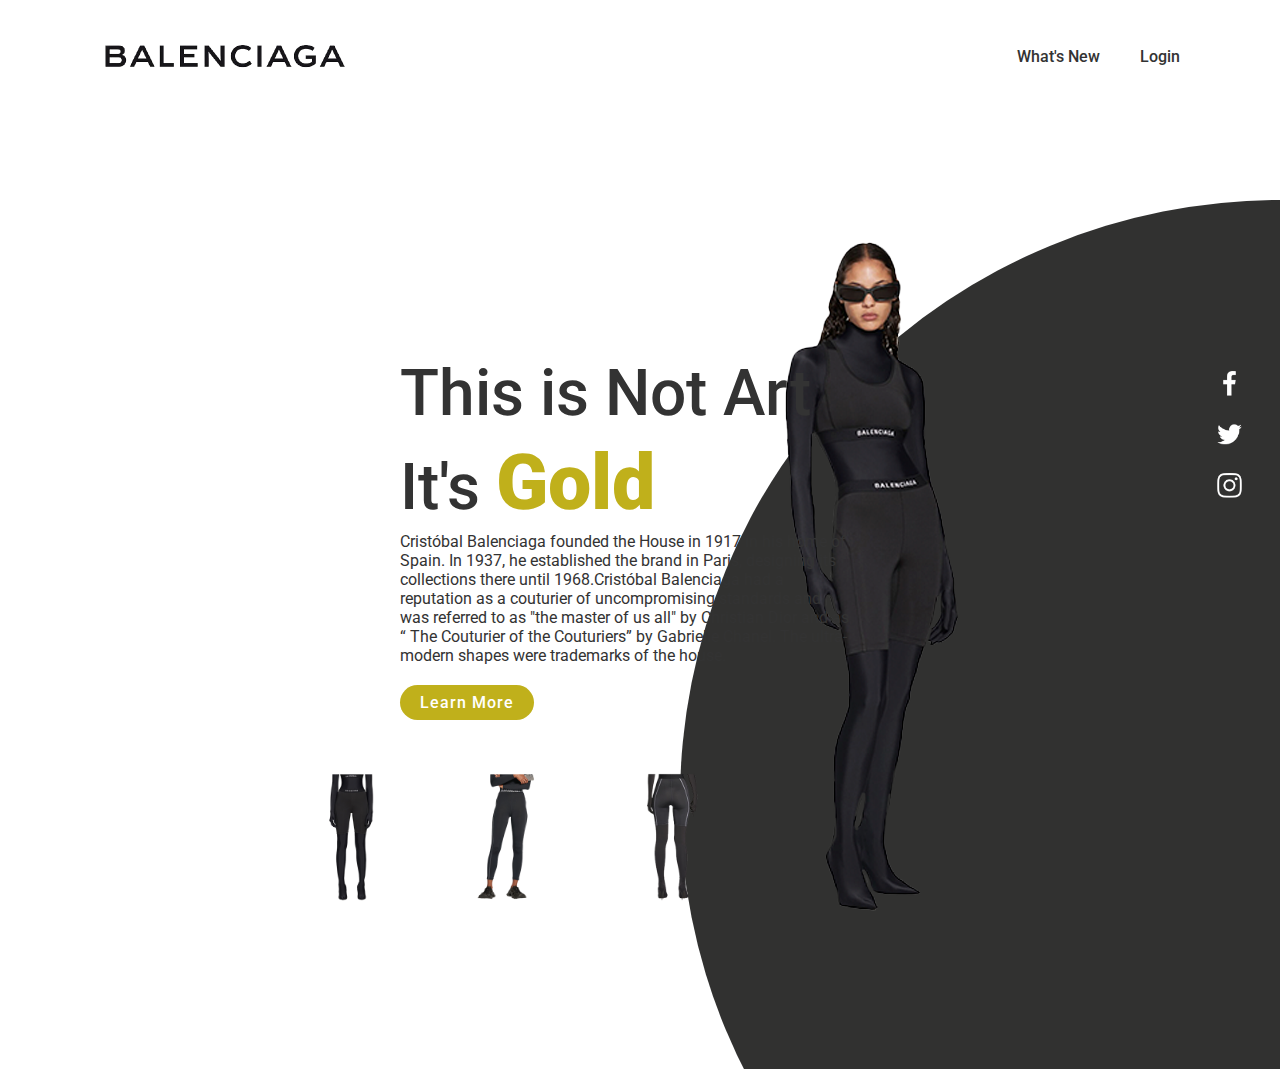
<file: index.html>
<!DOCTYPE html>
<html lang="en">
<head>
    <meta charset="UTF-8">
    <meta http-equiv="X-UA-Compatible" content="IE=edge">
    <meta name="viewport" content="width=device-width, initial-scale=1.0">
    <link rel="stylesheet" href="style.css">
    <title>Balenciaga</title>
    
 <!-- Google tag (gtag.js) -->
<script async src="https://www.googletagmanager.com/gtag/js?id=G-QTR72Y0VKY"></script>
<script>
  window.dataLayer = window.dataLayer || [];
  function gtag(){dataLayer.push(arguments);}
  gtag('js', new Date());

  gtag('config', 'G-QTR72Y0VKY');

</script>
    
<!-- Google Tag Manager -->
<script>(function(w,d,s,l,i){w[l]=w[l]||[];w[l].push({'gtm.start':
new Date().getTime(),event:'gtm.js'});var f=d.getElementsByTagName(s)[0],
j=d.createElement(s),dl=l!='dataLayer'?'&l='+l:'';j.async=true;j.src=
'https://www.googletagmanager.com/gtm.js?id='+i+dl;f.parentNode.insertBefore(j,f);
})(window,document,'script','dataLayer','GTM-5M3M6SV');</script>
<!-- End Google Tag Manager -->
   
</head>
<body>
    
<!-- Google Tag Manager (noscript) -->
<noscript><iframe src="https://www.googletagmanager.com/ns.html?id=GTM-5M3M6SV"
height="0" width="0" style="display:none;visibility:hidden"></iframe></noscript>
<!-- End Google Tag Manager (noscript) -->
    
  <section>
    <div class="circle"></div>
    <header>
      <a href="#" ><img src="logo/logo.png" class="logo"></a>

      <ul>
        <li><a href="whatsnew.html">What's New</a></li>
        <li><a href="login.html">Login</a></li>
      </ul>

    </header>
    <div class="content">
      <div class="textBox">
        <h2>This is Not Art<br>It's <span>Gold</span></h2>
        <p>Cristóbal Balenciaga founded the House in 1917 in his home of Spain. In 1937, he established the brand in Paris, designing its collections there until 1968.Cristóbal Balenciaga had a reputation as a couturier of uncompromising standards and was referred to as "the master of us all" by Christian Dior and as “ The Couturier of the Couturiers” by Gabrielle Chanel. The ultra-modern shapes were trademarks of the house.</p>
        <a href="learnmore.html">Learn More</a>
      </div>  
      <div class="imgBox">
        <img src="Tienda ropa/1Ltm pantalon cuerpo entero.png" class="Balenciaga">
      </div>
    </div>
    <ul class="ropa"> 
      <li><img src="Tienda ropa/1Ltm pantalon.png" onclick="imgSlider('Tienda ropa/1Ltm pantalon cuerpo entero.png');changeCircleColor('#000000')"></li>
      <li><img src="Tienda ropa/2Dark pantalon.png" onclick="imgSlider('Tienda ropa/2Dark pantalon cuerpo entero.png');changeCircleColor('#c0b01b')"></li>
      <li><img src="Tienda ropa/3Chinese pantalon.png" onclick="imgSlider('Tienda ropa/3Chinese pantalon cuerpo entero.png');changeCircleColor('#000000')"></li>
    </ul>
    <ul class="rrss">
      <li><a href="https://www.facebook.com/Balenciaga/?locale=es_ES" target="_blank"><img src="Tienda ropa/facebook.png"></a></li>
      <li><a href="https://twitter.com/balenciagasneak?lang=es" target="_blank"><img src="Tienda ropa/twitter.png"></a></li>
      <li><a href="https://www.instagram.com/balenciaga/" target="_blank"><img src="Tienda ropa/instagram.png"></a></li>
    </ul>
 </section>
 <script type="text/javascript">
  function imgSlider(anything){
    document.querySelector('.Balenciaga').src =anything;
  }

  function changeCircleColor(color){
    const circle = document.querySelector('.circle');
    circle.style.background = color;
  }
 </script>
</body>
</html>
</file>
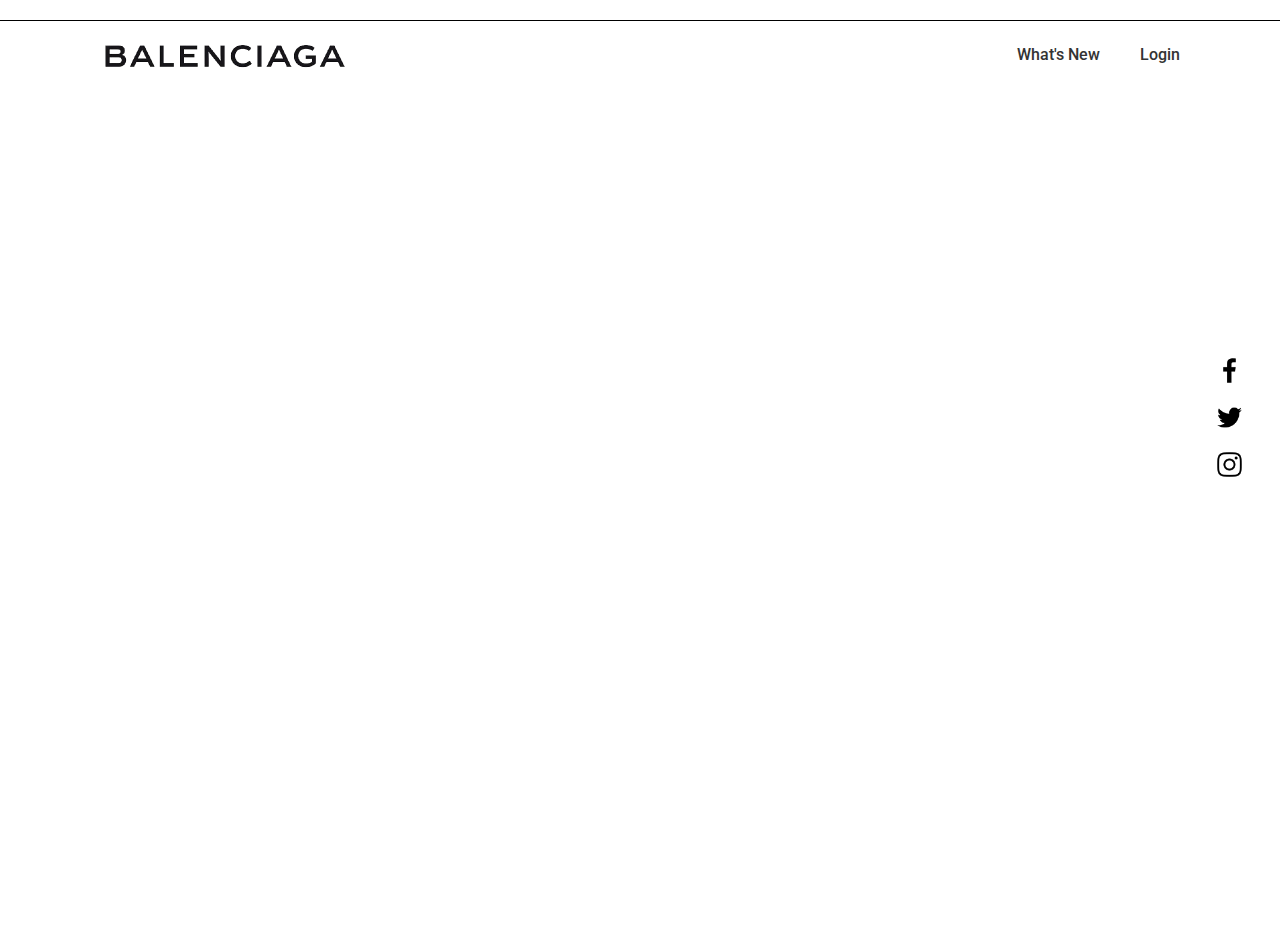
<file: learnmore.html>
<learnmore class="html"></learnmore>
<!DOCTYPE html>
<html lang="en">
<head>
    <meta charset="UTF-8">
    <meta http-equiv="X-UA-Compatible" content="IE=edge">
    <meta name="viewport" content="width=device-width, initial-scale=1.0">
    <title>Learn More</title>
    <link rel="stylesheet" href="learnmore.css">

<!-- Google tag (gtag.js) -->
<script async src="https://www.googletagmanager.com/gtag/js?id=G-QTR72Y0VKY"></script>
<script>
  window.dataLayer = window.dataLayer || [];
  function gtag(){dataLayer.push(arguments);}
  gtag('js', new Date());

  gtag('config', 'G-QTR72Y0VKY');

</script>

 <!-- Google Tag Manager -->
<script>(function(w,d,s,l,i){w[l]=w[l]||[];w[l].push({'gtm.start':
new Date().getTime(),event:'gtm.js'});var f=d.getElementsByTagName(s)[0],
j=d.createElement(s),dl=l!='dataLayer'?'&l='+l:'';j.async=true;j.src=
'https://www.googletagmanager.com/gtm.js?id='+i+dl;f.parentNode.insertBefore(j,f);
})(window,document,'script','dataLayer','GTM-5M3M6SV');</script>
<!-- End Google Tag Manager -->
    
    
</head>
<body>
    <!-- Google Tag Manager (noscript) -->
<noscript><iframe src="https://www.googletagmanager.com/ns.html?id=GTM-5M3M6SV"
height="0" width="0" style="display:none;visibility:hidden"></iframe></noscript>
<!-- End Google Tag Manager (noscript) -->
    
    <header>
        <a href="index.html"><img src="logo/logo.png" class="logo"></a>
        <ul>
          
          <li><a href="whatsnew.html">What's New</a></li>
          <li><a href="login.html">Login</a></li>

          
        </ul>
      
    </header>
    <div class="divider"></div>
    <main>
        <!-- Código de incorporación del video de YouTube -->
    <iframe width="900" height="550" src="https://www.youtube.com/embed/_CqKv0Y1FB0" frameborder="0" allow="autoplay; encrypted-media" allowfullscreen></iframe>

        <ul class="rrss">
            <li><a href="https://www.facebook.com/Balenciaga/?locale=es_ES" target="_blank"><img src="Tienda ropa/facebook.png"></a></li>
            <li><a href="https://twitter.com/balenciagasneak?lang=es" target="_blank"><img src="Tienda ropa/twitter.png"></a></li>
            <li><a href="https://www.instagram.com/balenciaga/" target="_blank"><img src="Tienda ropa/instagram.png"></a></li>
          </ul>
    </main>
</body>
</html>
</file>
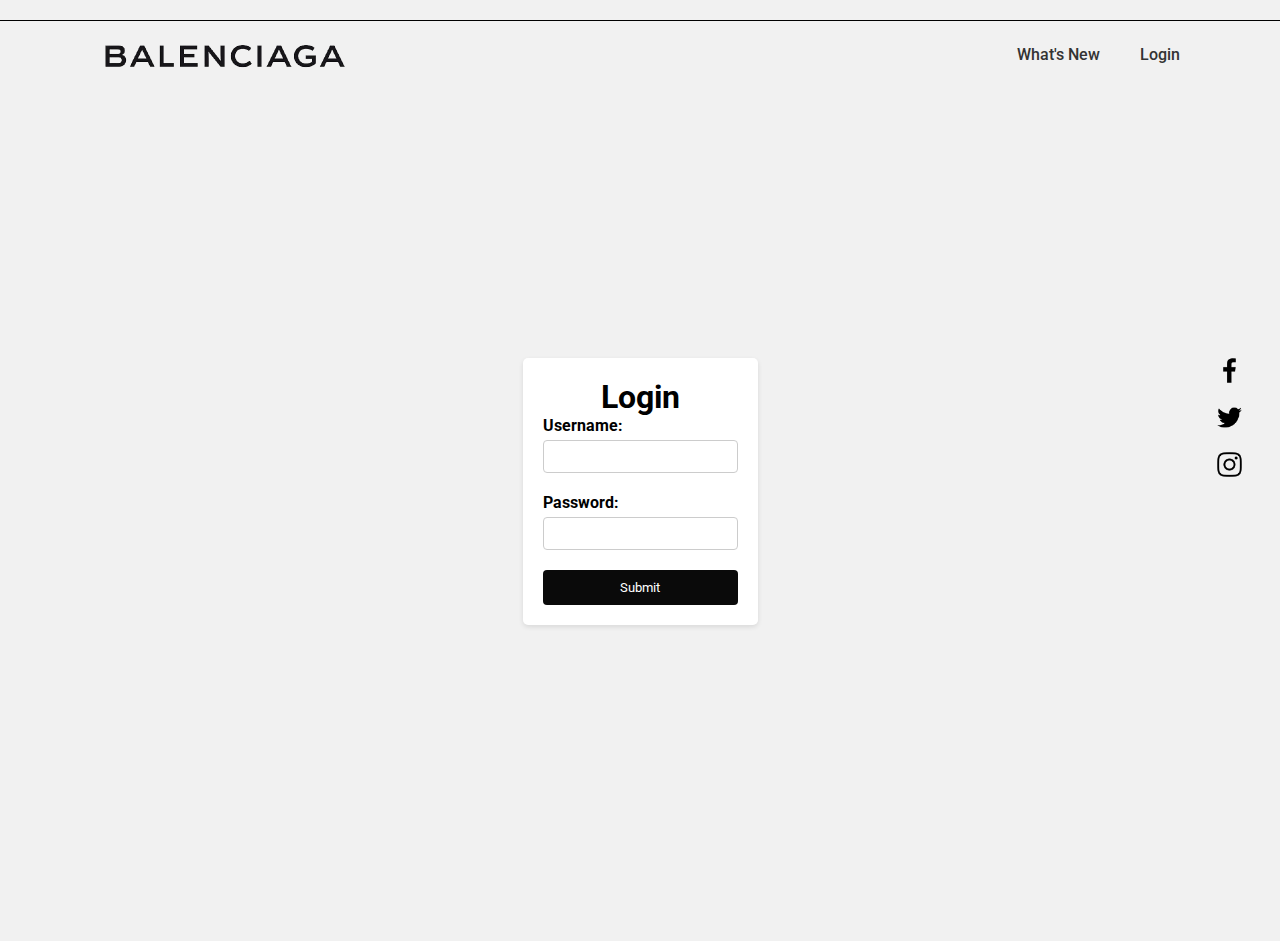
<file: login.html>
<login class="html"></login>
<learnmore class="html"></learnmore>
<!DOCTYPE html>
<html lang="en">
<head>
    <meta charset="UTF-8">
    <meta http-equiv="X-UA-Compatible" content="IE=edge">
    <meta name="viewport" content="width=device-width, initial-scale=1.0">
    <title>Learn More</title>
    <link rel="stylesheet" href="login.css">

    <!-- Google tag (gtag.js) -->
<script async src="https://www.googletagmanager.com/gtag/js?id=G-QTR72Y0VKY"></script>
<script>
  window.dataLayer = window.dataLayer || [];
  function gtag(){dataLayer.push(arguments);}
  gtag('js', new Date());

  gtag('config', 'G-QTR72Y0VKY');

</script>
    
    <!-- Google Tag Manager -->
<script>(function(w,d,s,l,i){w[l]=w[l]||[];w[l].push({'gtm.start':
new Date().getTime(),event:'gtm.js'});var f=d.getElementsByTagName(s)[0],
j=d.createElement(s),dl=l!='dataLayer'?'&l='+l:'';j.async=true;j.src=
'https://www.googletagmanager.com/gtm.js?id='+i+dl;f.parentNode.insertBefore(j,f);
})(window,document,'script','dataLayer','GTM-5M3M6SV');</script>
<!-- End Google Tag Manager -->
    
    
</head>
<body>
    <!-- Google Tag Manager (noscript) -->
<noscript><iframe src="https://www.googletagmanager.com/ns.html?id=GTM-5M3M6SV"
height="0" width="0" style="display:none;visibility:hidden"></iframe></noscript>
<!-- End Google Tag Manager (noscript) -->
    <header>
        <a href="index.html"><img src="logo/logo.png" class="logo"></a>
        <ul>
          
          <li><a href="whatsnew.html">What's New</a></li>
          <li><a href="login.html">Login</a></li>

          
        </ul>
      
    </header>
    <div class="divider"></div>
    <main>
        <div class="container">
            <h1>Login</h1>
            <form>
              <div class="form-group">
                <label for="username">Username:</label>
                <input type="text" id="username" name="username" required>
              </div>
              <div class="form-group">
                <label for="password">Password:</label>
                <input type="password" id="password" name="password" required>
              </div>
              <button type="submit">Submit</button>
            </form>

        <ul class="rrss">
            <li><a href="https://www.facebook.com/Balenciaga/?locale=es_ES" target="_blank"><img src="Tienda ropa/facebook.png"></a></li>
            <li><a href="https://twitter.com/balenciagasneak?lang=es" target="_blank"><img src="Tienda ropa/twitter.png"></a></li>
            <li><a href="https://www.instagram.com/balenciaga/" target="_blank"><img src="Tienda ropa/instagram.png"></a></li>
          </ul>
    </main>
</body>
</html>
</file>
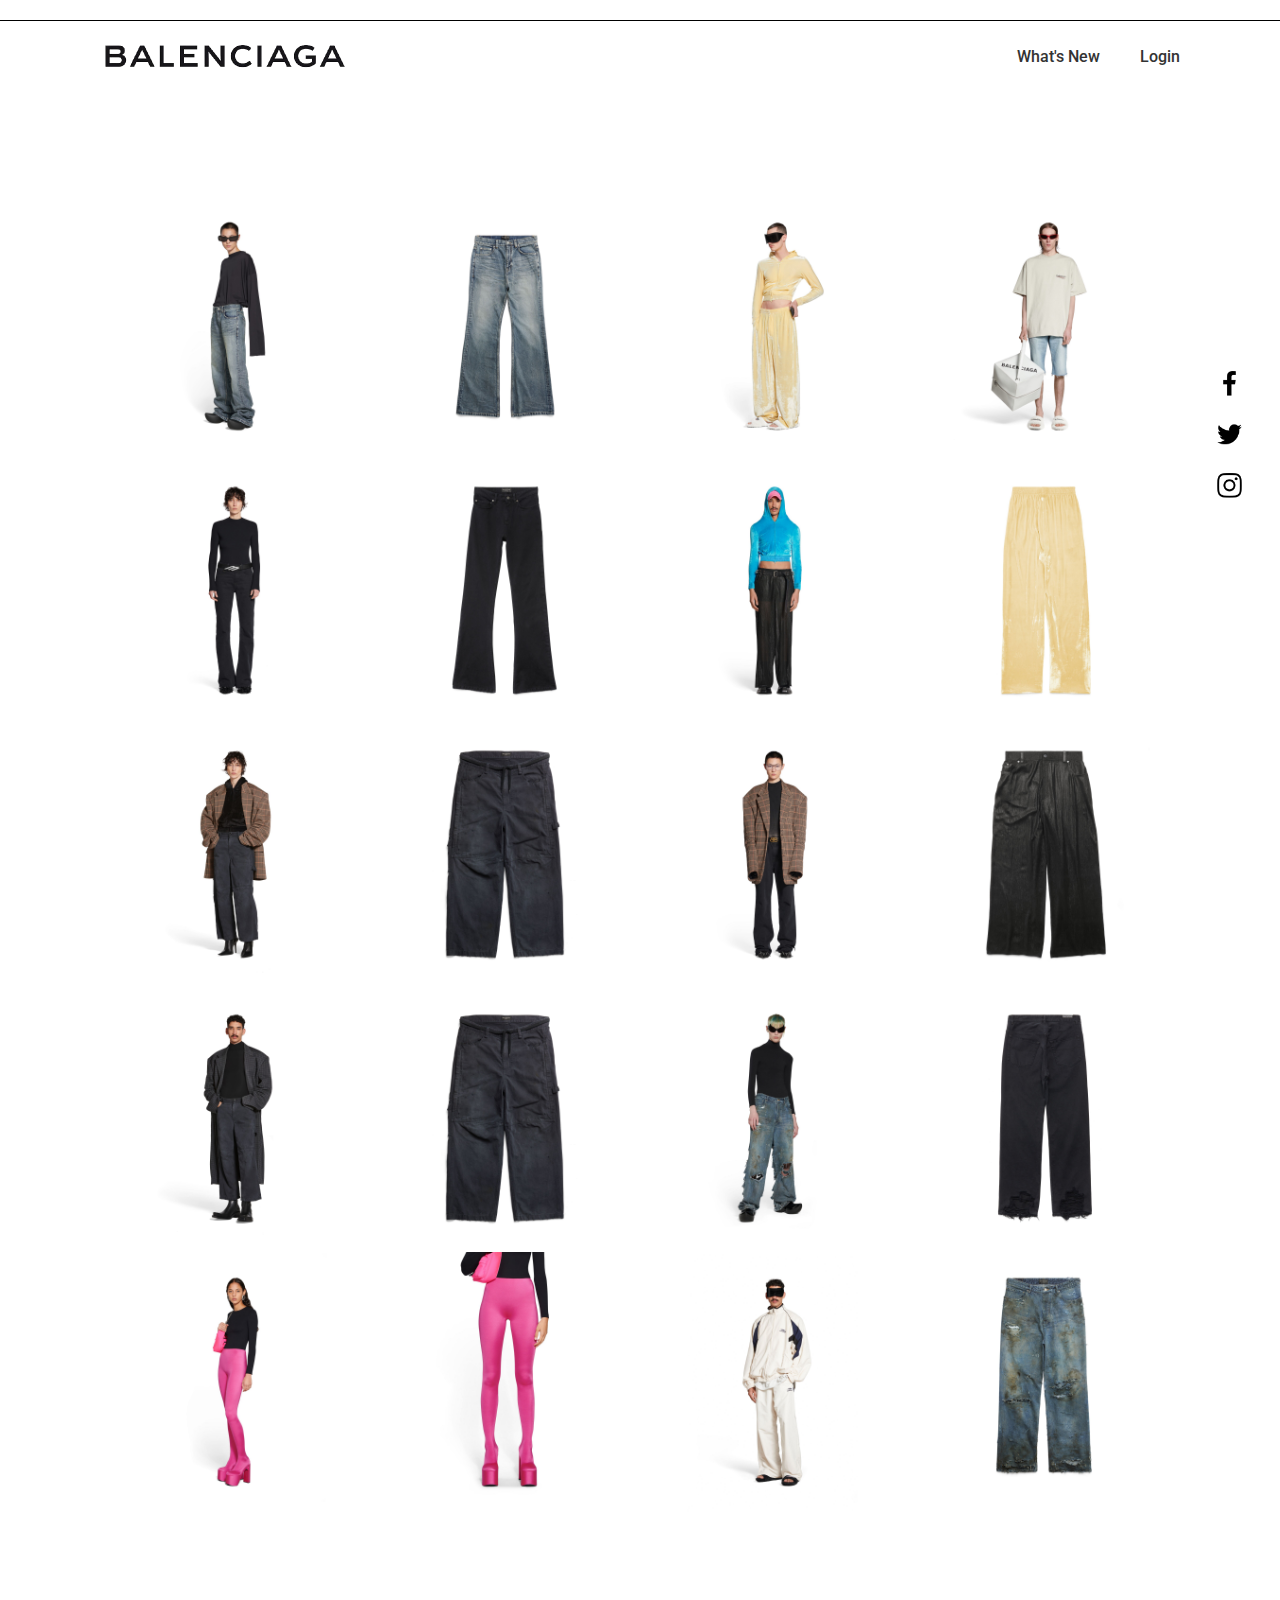
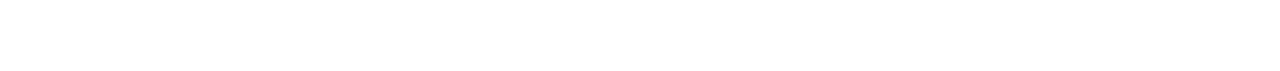
<file: whatsnew.html>
<!DOCTYPE html>
<html lang="en">
<head>
    <meta charset="UTF-8">
    <meta http-equiv="X-UA-Compatible" content="IE=edge">
    <meta name="viewport" content="width=device-width, initial-scale=1.0">
    <title>What's New</title>
    <link rel="stylesheet" href="whatsnew.css">

    <!-- Google tag (gtag.js) -->
<script async src="https://www.googletagmanager.com/gtag/js?id=G-QTR72Y0VKY"></script>
<script>
  window.dataLayer = window.dataLayer || [];
  function gtag(){dataLayer.push(arguments);}
  gtag('js', new Date());

  gtag('config', 'G-QTR72Y0VKY');
    
    <!-- Google Tag Manager -->
<script>(function(w,d,s,l,i){w[l]=w[l]||[];w[l].push({'gtm.start':
new Date().getTime(),event:'gtm.js'});var f=d.getElementsByTagName(s)[0],
j=d.createElement(s),dl=l!='dataLayer'?'&l='+l:'';j.async=true;j.src=
'https://www.googletagmanager.com/gtm.js?id='+i+dl;f.parentNode.insertBefore(j,f);
})(window,document,'script','dataLayer','GTM-5M3M6SV');</script>
<!-- End Google Tag Manager -->
    
</script>
    
</head>
<body>
    <!-- Google Tag Manager (noscript) -->
<noscript><iframe src="https://www.googletagmanager.com/ns.html?id=GTM-5M3M6SV"
height="0" width="0" style="display:none;visibility:hidden"></iframe></noscript>
<!-- End Google Tag Manager (noscript) -->
    <header>
        <a href="index.html"><img src="logo/logo.png" class="logo"></a>
        <ul>
          
          <li><a href="whatsnew.html">What's New</a></li>
          <li><a href="login.html">Login</a></li>
        </ul>
      
    </header>
        <div class="divider"></div>
        <div class="row">
            <div class="column">
                <img src="gallery/Galeria1.jpg" alt="Galeria1"/>
                <img src="gallery/Galeria2.jpg" alt="Galeria2"/>
                <img src="gallery/Galeria3.jpg" alt="Galeria3"/>
                <img src="gallery/Galeria4.jpg" alt="Galeria4"/>
                <img src="gallery/Galeria5.jpg" alt="Galeria5"/>
            </div>

            <div class="column">
                <img src="gallery/Galeria1.1.jpg" alt="Galeria1.1"/>
                <img src="gallery/Galeria2.2.jpg" alt="Galeria2.2"/>
                <img src="gallery/Galeria3.3.jpg" alt="Galeria3.3"/>
                <img src="gallery/Galeria4.4.jpg" alt="Galeria4.4"/>
                <img src="gallery/Galeria5.5.jpg" alt="Galeria5.5"/>
            </div>

            <div class="column">
                <img src="gallery/Galeria12.jpg" alt="Galeria12"/>
                <img src="gallery/Galeria7.jpg" alt="Galeria7"/>
                <img src="gallery/Galeria8.jpg" alt="Galeria8"/>
                <img src="gallery/Galeria9.jpg" alt="Galeria9"/>
                <img src="gallery/Galeria10.jpg" alt="Galeria10"/>
            </div>

            <div class="column">
                <img src="gallery/Galeria11.jpg" alt="Galeria11"/>
                <img src="gallery/Galeria12.12.jpg" alt="Galeria6.6"/>
                <img src="gallery/Galeria7.7.jpg" alt="Galeria7.7"/>
                <img src="gallery/Galeria8.8.jpg" alt="Galeria8.8"/>
                <img src="gallery/Galeria9.9.jpg" alt="Galeria9.9"/>
            </div>

        
    
    </div>

    <main>
    

        <ul class="rrss">
            <li><a href="https://www.facebook.com/Balenciaga/?locale=es_ES" target="_blank"><img src="Tienda ropa/facebook.png"></a></li>
            <li><a href="https://twitter.com/balenciagasneak?lang=es" target="_blank"><img src="Tienda ropa/twitter.png"></a></li>
            <li><a href="https://www.instagram.com/balenciaga/" target="_blank"><img src="Tienda ropa/instagram.png"></a></li>
          </ul>
    </main>

</body>
</html>
</file>
<file: style.css>
@import url('https://fonts.googleapis.com/css2?family=Roboto:ital,wght@0,100;0,300;0,400;0,500;0,700;1,100;1,300;1,400;1,500;1,700&display=swap');
*
{
    margin: 0;
    padding: 0;
    box-sizing: border-box;
    font-family: 'Roboto', sans-serif;
}
section
{
  position: relative;  
  width: 100%;
  min-height: 100vh;
  padding: 100px;
  display: flex;
  justify-content: space-between;
  align-items: center;
  background: #fff;
}
header
{
  position: absolute;
  top: 0;
  left: 0;
  width: 100%;
  padding: 20px 100px;
  display: flex;
  justify-content: space-between;
  align-items: center;
}
header .logo
{
    position: relative;
    max-width: 250px;
}
header ul
{
    position: relative;
    display: flex;
}
header ul li
{
    list-style: none;
}
header ul li a
{
    display: inline-block;
    color: #333;
    font-weight: 500;
    margin-left: 40px;
    text-decoration: none;
}
.divider {
  width: 100%;
  height: 1px;
  background-color: black;
  margin: 20px 0;
}
.content
{
  position: relative;
  width: 100%;
  display: flex;
  justify-content: space-between;
  align-items: center; 
}
.content .textBox
{
    position: relative;
    left: 300px;
    max-width: 500px;
  
}
.content .textBox h2
{
  color:#333;
  font-size: 4em;
  line-height: 1.4em;
  font-weight: 500;
}
.content .textBox h2 span
{
  color: #c0b01b;
  font-size: 1.2em;
  font-weight: 900;
}
.content .textBox p
{
  color: #333;
}
.content .textBox a
{
  display: inline-block;
  margin-top: 20px;
  padding: 8px 20px;
  background: #c0b01b;
  color:#fff;
  border-radius: 40px;
  font-weight: 500;
  letter-spacing: 1px;
  text-decoration: none;
}
.content .imgBox
{
  font-weight: 600px;
  display: flex;
  justify-content: flex-end;
  padding-right: 10px;
  margin-top: -30px;
}
.content .imgBox img
{
  max-width: 1000px;
  
}
.ropa
{
  position: absolute;
  left: 40%;
  bottom: 150px;
  transform: translateX(-50%);
  display: flex;
}
.ropa li
{
  list-style: none;
  display: inline-block;
  margin: 0 20px;
  cursor: pointer;
  transition: 0.5s;
}
.ropa li:hover
{
  transform: translateY(-15px);
}
.ropa li img
{
  max-width: 120px;
}
.rrss
{
  position: absolute;
  top: 200px;
  right: 30px;
  transform: translateY(100%);
  display: flex;
  justify-content: center;
  align-items: center;
  flex-direction: column;
}
.rrss li
{
  list-style: none;
}
.rrss li a
{
 display: inline-block; 
 margin: 5px 0;
 transform: scale(0.6);
 filter: invert(1);
}
.circle
{
  position: absolute;
  top: 0;
  left: 0;
  width: 100%;
  height: 100%;
  background: #1b1b1a;
  clip-path: circle(600px at right 800px);
  opacity: 0.9;
}
.line 
{
  height: 2px;
}
</file>
<file: learnmore.css>
@import url('https://fonts.googleapis.com/css2?family=Roboto:ital,wght@0,100;0,300;0,400;0,500;0,700;1,100;1,300;1,400;1,500;1,700&display=swap');
*
{
    margin: 0;
    padding: 0;
    box-sizing: border-box;
    font-family: 'Roboto', sans-serif;
}
section
{
  position: relative;  
  width: 100%;
  min-height: 100vh;
  padding: 100px;
  display: flex;
  justify-content: space-between;
  align-items: center;
  background: #fff;
}
header
{
  position: absolute;
  top: 0;
  left: 0;
  width: 100%;
  padding: 20px 100px;
  display: flex;
  justify-content: space-between;
  align-items: center;
}
header .logo
{
    position: relative;
    max-width: 250px;
}
header ul
{
    position: relative;
    display: flex;
}
header ul li
{
    list-style: none;
}
header ul li a
{
    display: inline-block;
    color: #333;
    font-weight: 500;
    margin-left: 40px;
    text-decoration: none;
}
.divider {
    border: none;
    height: 1px;
    background-color: #000000;
    margin: 20px 0;
  }
.content
{
  position: relative;
  width: 100%;
  display: flex;
  justify-content: space-between;
  align-items: center; 
}
.rrss
{
  position: absolute;
  top: 200px;
  right: 30px;
  transform: translateY(100%);
  display: flex;
  justify-content: center;
  align-items: center;
  flex-direction: column;
}
.rrss li
{
  list-style: none;
}
.rrss li a
{
 display: inline-block; 
 margin: 5px 0;
 transform: scale(0.6);

}
.line 
{
  height: 2px;
}
main {
    display: flex;
    justify-content: center;
    align-items: center;
    height: 100vh;
}

video {
    width: 80%;
    height: auto;
}
</file>
<file: login.css>
@import url('https://fonts.googleapis.com/css2?family=Roboto:ital,wght@0,100;0,300;0,400;0,500;0,700;1,100;1,300;1,400;1,500;1,700&display=swap');
*
{
    margin: 0;
    padding: 0;
    box-sizing: border-box;
    font-family: 'Roboto', sans-serif;
}
section
{
  position: relative;  
  width: 100%;
  min-height: 100vh;
  padding: 100px;
  display: flex;
  justify-content: space-between;
  align-items: center;
  background: #fff;
}
header
{
  position: absolute;
  top: 0;
  left: 0;
  width: 100%;
  padding: 20px 100px;
  display: flex;
  justify-content: space-between;
  align-items: center;
}
header .logo
{
    position: relative;
    max-width: 250px;
}
header ul
{
    position: relative;
    display: flex;
}
header ul li
{
    list-style: none;
}
header ul li a
{
    display: inline-block;
    color: #333;
    font-weight: 500;
    margin-left: 40px;
    text-decoration: none;
}
.divider {
    border: none;
    height: 1px;
    background-color: #000000;
    margin: 20px 0;
  }
.content
{
  position: relative;
  width: 100%;
  display: flex;
  justify-content: space-between;
  align-items: center; 
}
.rrss
{
  position: absolute;
  top: 200px;
  right: 30px;
  transform: translateY(100%);
  display: flex;
  justify-content: center;
  align-items: center;
  flex-direction: column;
}
.rrss li
{
  list-style: none;
}
.rrss li a
{
 display: inline-block; 
 margin: 5px 0;
 transform: scale(0.6);

}
.line 
{
  height: 2px;
}
main {
    display: flex;
    justify-content: center;
    align-items: center;
    height: 100vh;
}

body {
    font-family: Arial, sans-serif;
    background-color: #f1f1f1;
    margin: 0;
    padding: 0;
  }
  
  .container {
    max-width: 400px;
    margin: 100px auto;
    background-color: #fff;
    padding: 20px;
    border-radius: 5px;
    box-shadow: 0 2px 5px rgba(0, 0, 0, 0.1);
  }
  
  h1 {
    text-align: center;
  }
  
  .form-group {
    margin-bottom: 20px;
  }
  
  label {
    display: block;
    font-weight: bold;
    margin-bottom: 5px;
  }
  
  input[type="text"],
  input[type="password"] {
    width: 100%;
    padding: 8px;
    border: 1px solid #ccc;
    border-radius: 4px;
  }
  
  button[type="submit"] {
    width: 100%;
    padding: 10px;
    background-color: #0a0a0a;
    color: #fff;
    border: none;
    border-radius: 4px;
    cursor: pointer;
  }
  
  button[type="submit"]:hover {
    background-color: #c0b01b;
  }
</file>
<file: whatsnew.css>
@import url('https://fonts.googleapis.com/css2?family=Roboto:ital,wght@0,100;0,300;0,400;0,500;0,700;1,100;1,300;1,400;1,500;1,700&display=swap');
*
{
    margin: 0;
    padding: 0;
    box-sizing: border-box;
    font-family: 'Roboto', sans-serif;
}
section
{
  position: relative;  
  width: 100%;
  min-height: 100vh;
  padding: 100px;
  display: flex;
  justify-content: space-between;
  align-items: center;
  background: #fff;
}
header
{
  position: absolute;
  top: 0;
  left: 0;
  width: 100%;
  padding: 20px 100px;
  display: flex;
  justify-content: space-between;
  align-items: center;
}
header .logo
{
    position: relative;
    max-width: 250px;
}
header ul
{
    position: relative;
    display: flex;
}
header ul li
{
    list-style: none;
}
header ul li a
{
    display: inline-block;
    color: #333;
    font-weight: 500;
    margin-left: 40px;
    text-decoration: none;
}
.divider {
    border: none;
    height: 1px;
    background-color: #000000;
    margin: 20px 0;
  }
.content
{
  position: relative;
  width: 100%;
  display: flex;
  justify-content: space-between;
  align-items: center; 
}
.rrss
{
  position: absolute;
  top: 200px;
  right: 30px;
  transform: translateY(100%);
  display: flex;
  justify-content: center;
  align-items: center;
  flex-direction: column;
}
.rrss li
{
  list-style: none;
}
.rrss li a
{
 display: inline-block; 
 margin: 5px 0;
 transform: scale(0.6);

}
.line 
{
  height: 2px;
}

{
    box-sizing: border-box;
}

body {
    margin: 0;
    padding: 0;
}

img{
    width: 100%;
}

.row {
    display: flex;
    padding: 150px 100px;
    flex-wrap: wrap;
}

.column {
    flex: 25%;
    padding: 5px;
}

.column.img {
    margin-top: 5px;
}

@media (max-width: 800px) {
    .column{
        flex: 50%;
    }
}

@media (max-width: 600px) {
    .column{
        flex: 100%;
    }
}
</file>
